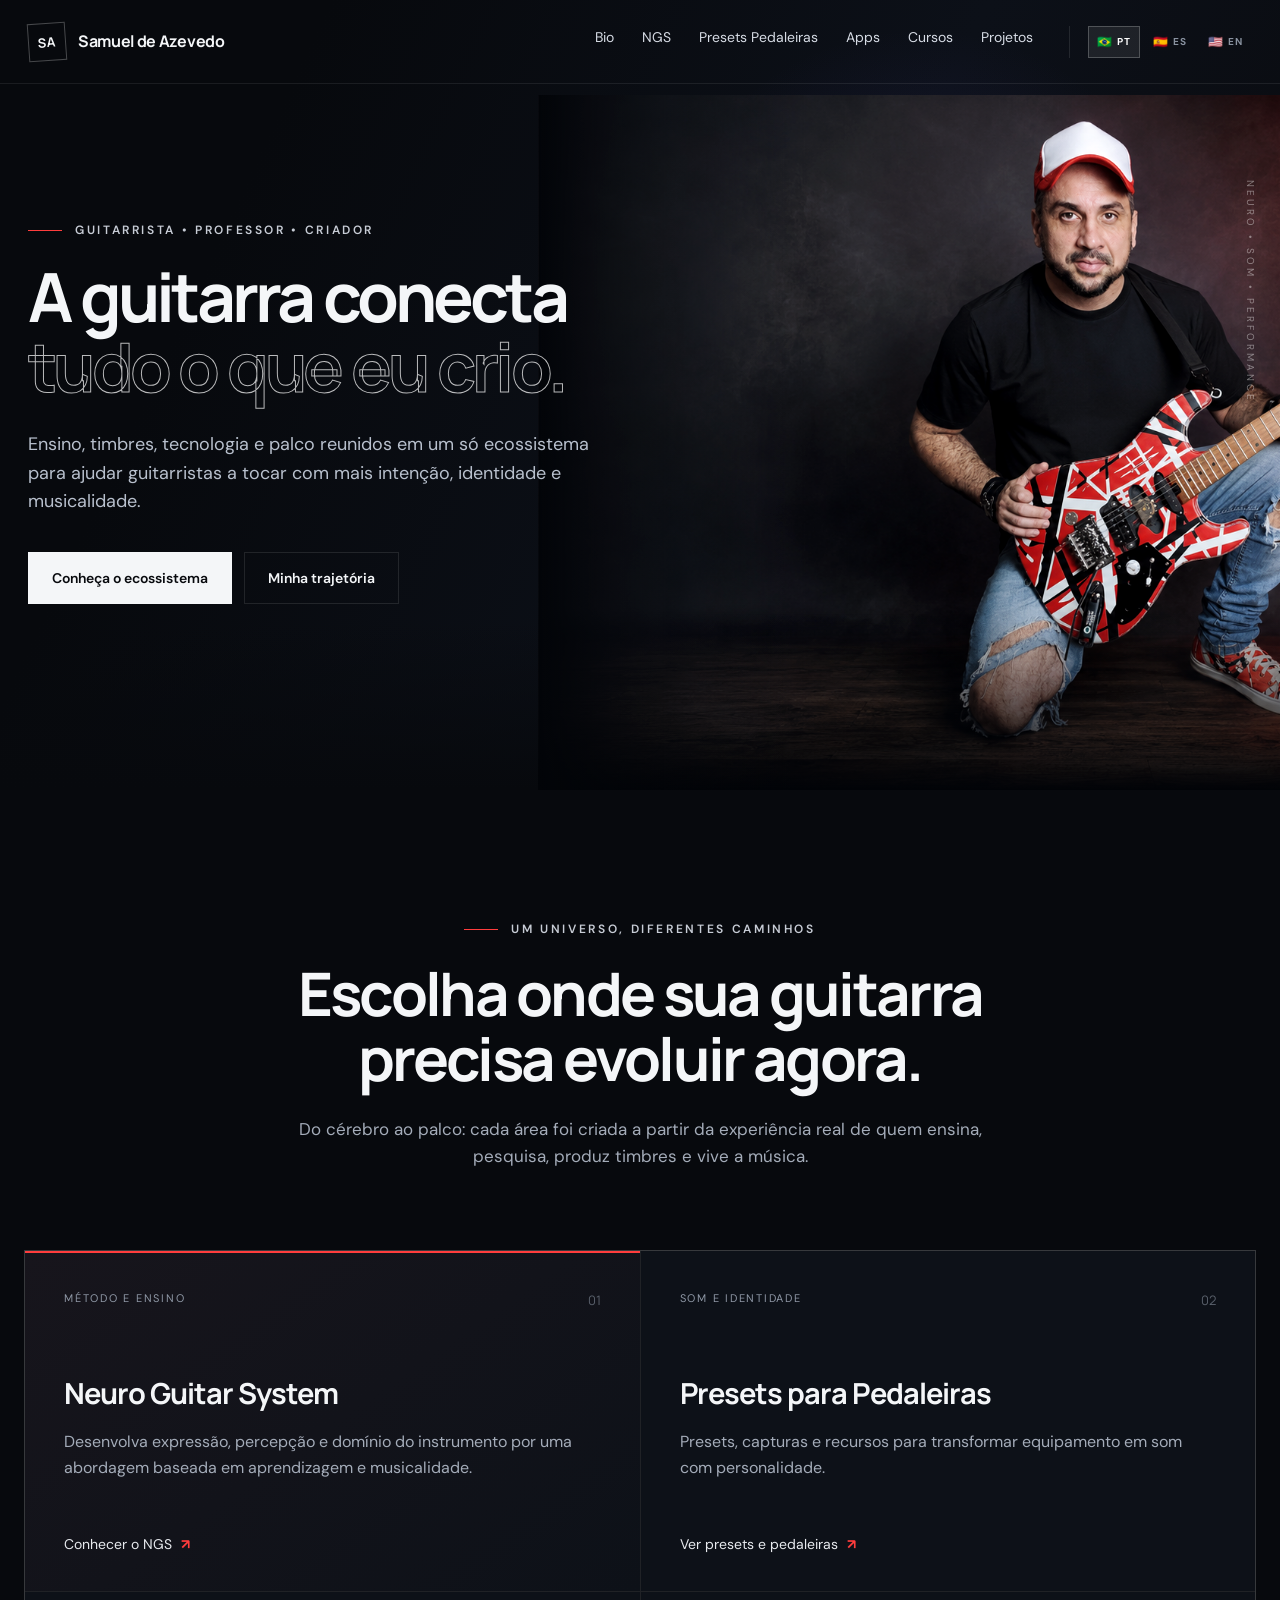
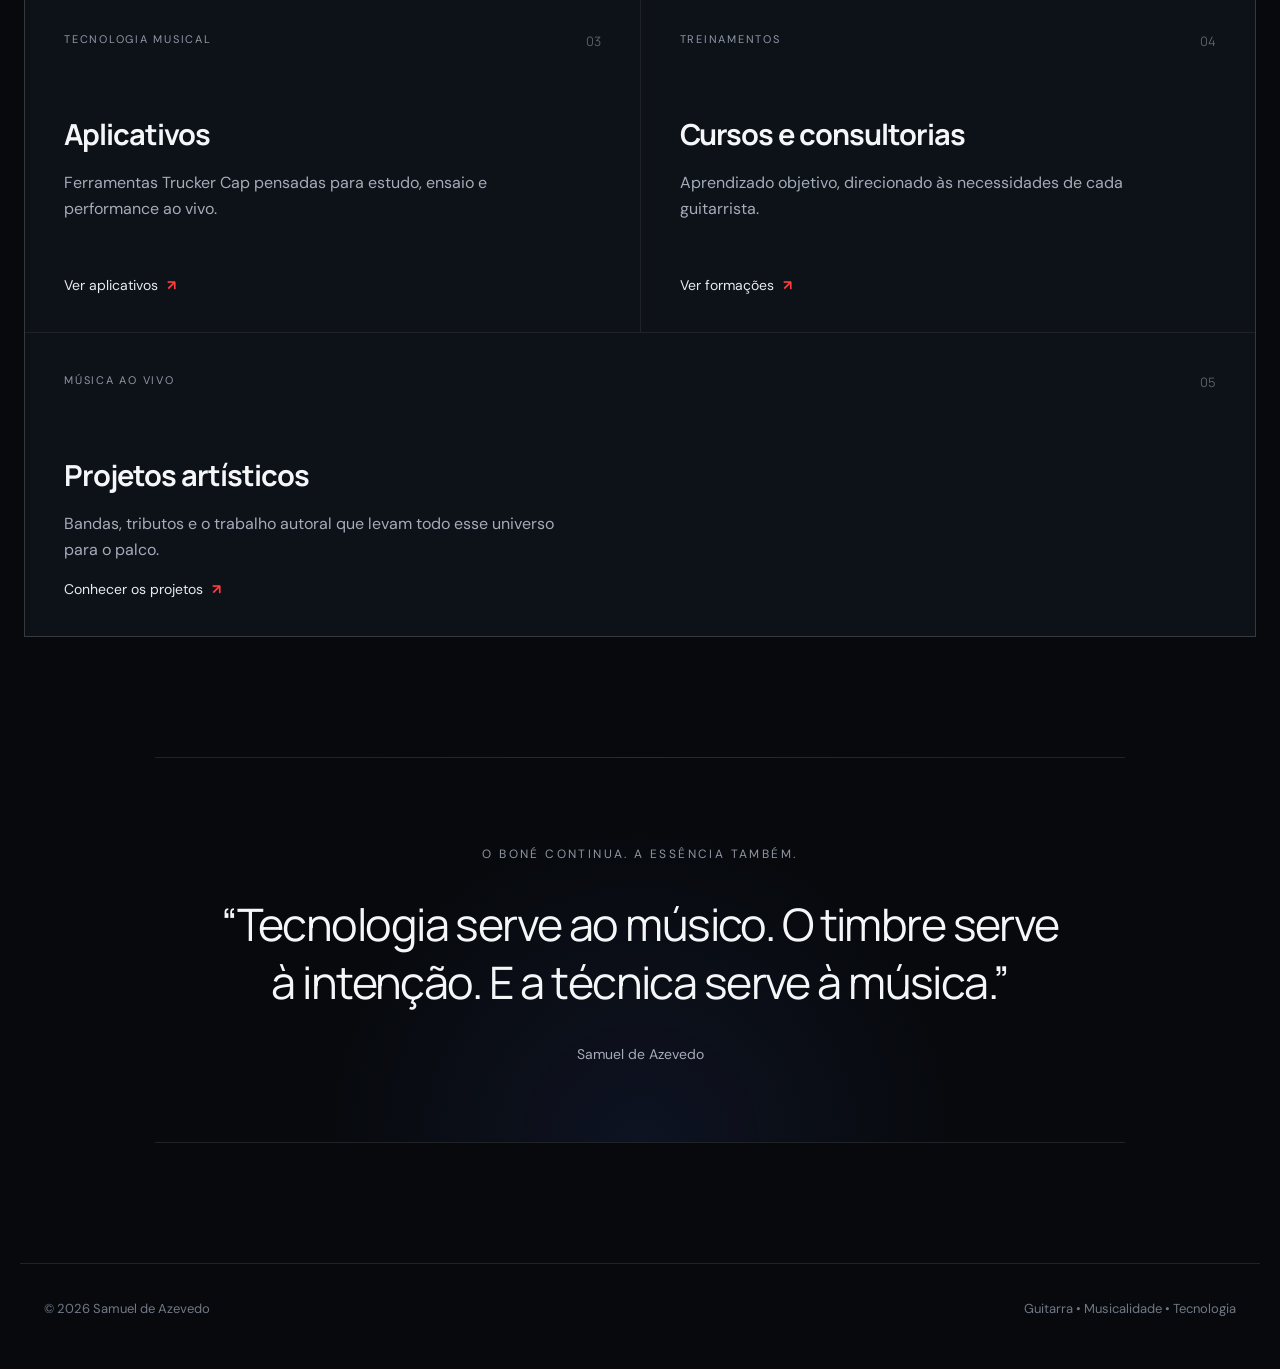
<file: index.html>
<!doctype html>
<html lang="pt-BR">
<head>
  <meta charset="utf-8">
  <meta name="viewport" content="width=device-width,initial-scale=1">
  <title>Samuel de Azevedo — Guitarra, musicalidade e tecnologia</title>
  <meta name="description" content="O ecossistema de Samuel de Azevedo: Neuro Guitar System, timbres, aplicativos, cursos e projetos musicais.">
  <link rel="stylesheet" href="/assets/site.css">
</head>
<body>
  <header class="topbar">
    <a class="brand" href="/" aria-label="Página inicial">
      <span class="brand-mark">SA</span><span>Samuel de Azevedo</span>
    </a>
    <button class="menu-button" type="button" aria-expanded="false" aria-controls="main-menu">Menu</button>
    <nav id="main-menu" class="main-menu" aria-label="Navegação principal">
      <a href="bio/index.html">Bio</a><a href="ngs/index.html">NGS</a><a href="presets-pedaleiras/index.html">Presets Pedaleiras</a><a href="apps/index.html">Apps</a><a href="cursos/index.html">Cursos</a><a href="projetos/index.html">Projetos</a>
    <div class="language-tabs" role="group" aria-label="Selecionar idioma"><button type="button" data-lang="pt-BR" title="Português Brasil">🇧🇷<span>PT</span></button><button type="button" data-lang="es" title="Español">🇪🇸<span>ES</span></button><button type="button" data-lang="en" title="English">🇺🇸<span>EN</span></button></div></nav>
  </header>

  <main>
    <section class="hero">
      <div class="hero-glow" aria-hidden="true"></div>
      <div class="hero-copy">
        <p class="eyebrow">Guitarrista • Professor • Criador</p>
        <h1>A guitarra conecta<br><em>tudo o que eu crio.</em></h1>
        <p class="hero-text">Ensino, timbres, tecnologia e palco reunidos em um só ecossistema para ajudar guitarristas a tocar com mais intenção, identidade e musicalidade.</p>
        <div class="hero-actions">
          <a class="button primary" href="#ecossistema">Conheça o ecossistema</a>
          <a class="button ghost" href="/bio">Minha trajetória</a>
        </div>
      </div>
      <div class="hero-portrait" role="img" aria-label="Samuel de Azevedo com guitarra"></div>
      <span class="vertical-note">NEURO • SOM • PERFORMANCE</span>
    </section>

    <section class="intro" id="ecossistema">
      <p class="section-kicker">Um universo, diferentes caminhos</p>
      <h2>Escolha onde sua guitarra<br>precisa evoluir agora.</h2>
      <p>Do cérebro ao palco: cada área foi criada a partir da experiência real de quem ensina, pesquisa, produz timbres e vive a música.</p>
    </section>

    <section class="path-grid" aria-label="Áreas do ecossistema">
      <a class="path-card featured" href="/ngs">
        <span class="card-number">01</span><span class="card-tag">Método e ensino</span>
        <h3>Neuro Guitar System</h3>
        <p>Desenvolva expressão, percepção e domínio do instrumento por uma abordagem baseada em aprendizagem e musicalidade.</p>
        <span class="card-link">Conhecer o NGS <b>↗</b></span>
      </a>
      <a class="path-card" href="presets-pedaleiras/index.html">
        <span class="card-number">02</span><span class="card-tag">Som e identidade</span>
        <h3>Presets para Pedaleiras</h3>
        <p>Presets, capturas e recursos para transformar equipamento em som com personalidade.</p>
        <span class="card-link">Ver presets e pedaleiras <b>↗</b></span>
      </a>
      <a class="path-card" href="/apps">
        <span class="card-number">03</span><span class="card-tag">Tecnologia musical</span>
        <h3>Aplicativos</h3>
        <p>Ferramentas Trucker Cap pensadas para estudo, ensaio e performance ao vivo.</p>
        <span class="card-link">Ver aplicativos <b>↗</b></span>
      </a>
      <a class="path-card" href="/cursos">
        <span class="card-number">04</span><span class="card-tag">Treinamentos</span>
        <h3>Cursos e consultorias</h3>
        <p>Aprendizado objetivo, direcionado às necessidades de cada guitarrista.</p>
        <span class="card-link">Ver formações <b>↗</b></span>
      </a>
      <a class="path-card wide" href="/projetos">
        <span class="card-number">05</span><span class="card-tag">Música ao vivo</span>
        <h3>Projetos artísticos</h3>
        <p>Bandas, tributos e o trabalho autoral que levam todo esse universo para o palco.</p>
        <span class="card-link">Conhecer os projetos <b>↗</b></span>
      </a>
    </section>

    <section class="manifesto">
      <p>O boné continua. A essência também.</p>
      <blockquote>“Tecnologia serve ao músico. O timbre serve à intenção. E a técnica serve à música.”</blockquote>
      <span>Samuel de Azevedo</span>
    </section>
  </main>

  <footer><span>© 2026 Samuel de Azevedo</span><span>Guitarra • Musicalidade • Tecnologia</span></footer>
  <script src="/assets/site.js"></script>
</body>
</html>
</file>
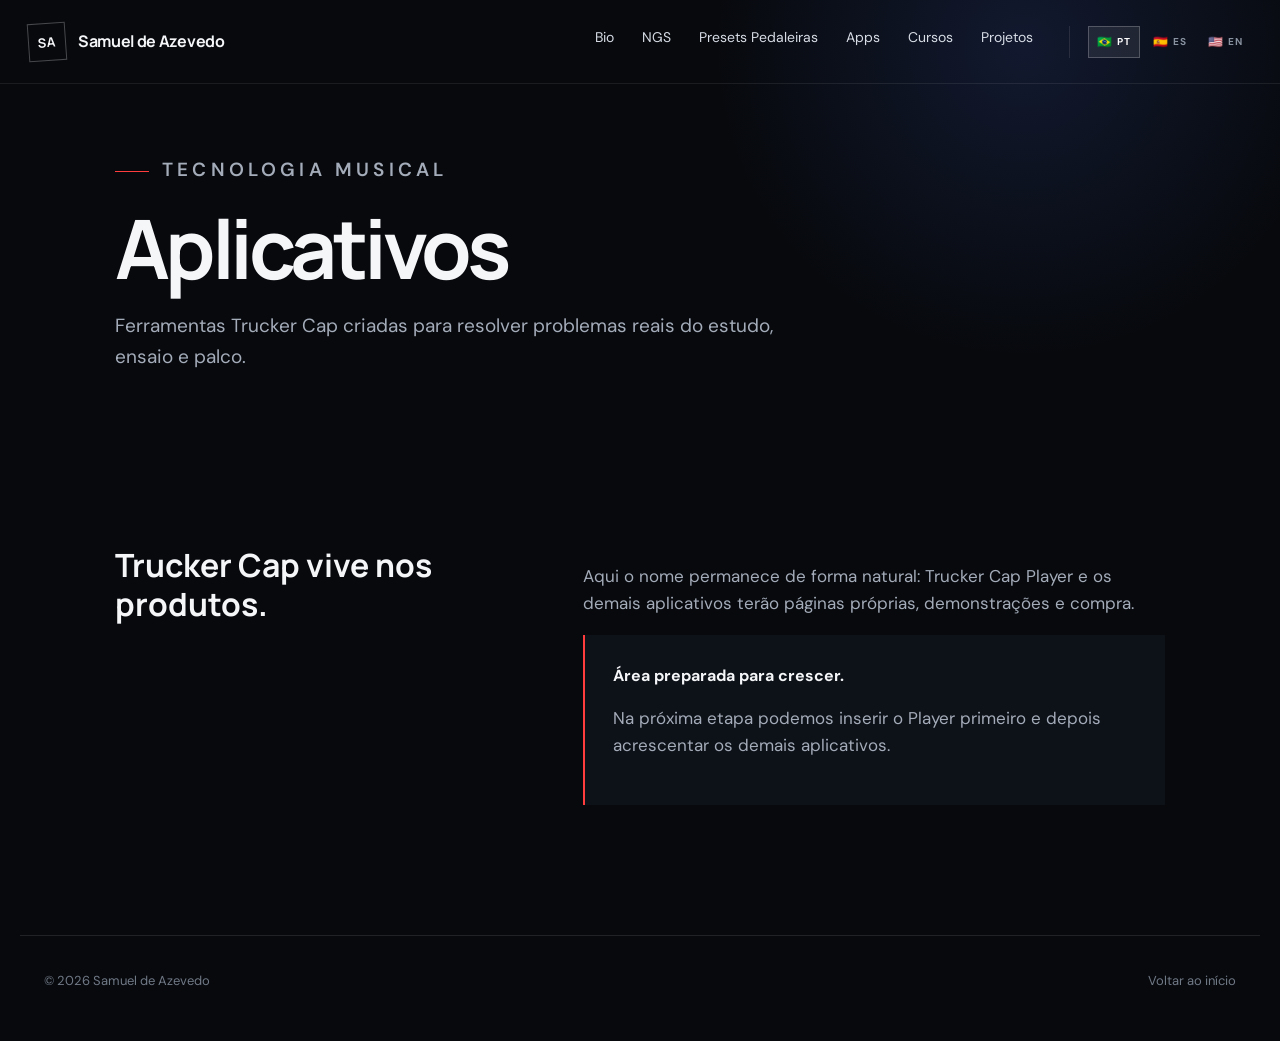
<file: apps/index.html>
<!doctype html><html lang="pt-BR"><head><meta charset="utf-8"><meta name="viewport" content="width=device-width,initial-scale=1"><title>Aplicativos — Samuel de Azevedo</title><link rel="stylesheet" href="/assets/site.css"></head><body><header class="topbar"><a class="brand" href="/"><span class="brand-mark">SA</span><span>Samuel de Azevedo</span></a><button class="menu-button" type="button" aria-expanded="false" aria-controls="main-menu">Menu</button><nav id="main-menu" class="main-menu"><a href="/bio">Bio</a><a href="/ngs">NGS</a><a href="/presets-pedaleiras">Presets Pedaleiras</a><a href="/apps">Apps</a><a href="/cursos">Cursos</a><a href="/projetos">Projetos</a><div class="language-tabs" role="group" aria-label="Selecionar idioma"><button type="button" data-lang="pt-BR" title="Português Brasil">🇧🇷<span>PT</span></button><button type="button" data-lang="es" title="Español">🇪🇸<span>ES</span></button><button type="button" data-lang="en" title="English">🇺🇸<span>EN</span></button></div></nav></header><main><section class="inner-hero"><p class="eyebrow">Tecnologia musical</p><h1>Aplicativos</h1><p>Ferramentas Trucker Cap criadas para resolver problemas reais do estudo, ensaio e palco.</p></section><section class="inner-content"><h2>Trucker Cap vive nos produtos.</h2><div><p>Aqui o nome permanece de forma natural: Trucker Cap Player e os demais aplicativos terão páginas próprias, demonstrações e compra.</p><div class="soon"><strong>Área preparada para crescer.</strong><p>Na próxima etapa podemos inserir o Player primeiro e depois acrescentar os demais aplicativos.</p></div></div></section></main><footer><span>© 2026 Samuel de Azevedo</span><a href="/">Voltar ao início</a></footer><script src="/assets/site.js"></script></body></html>
</file>
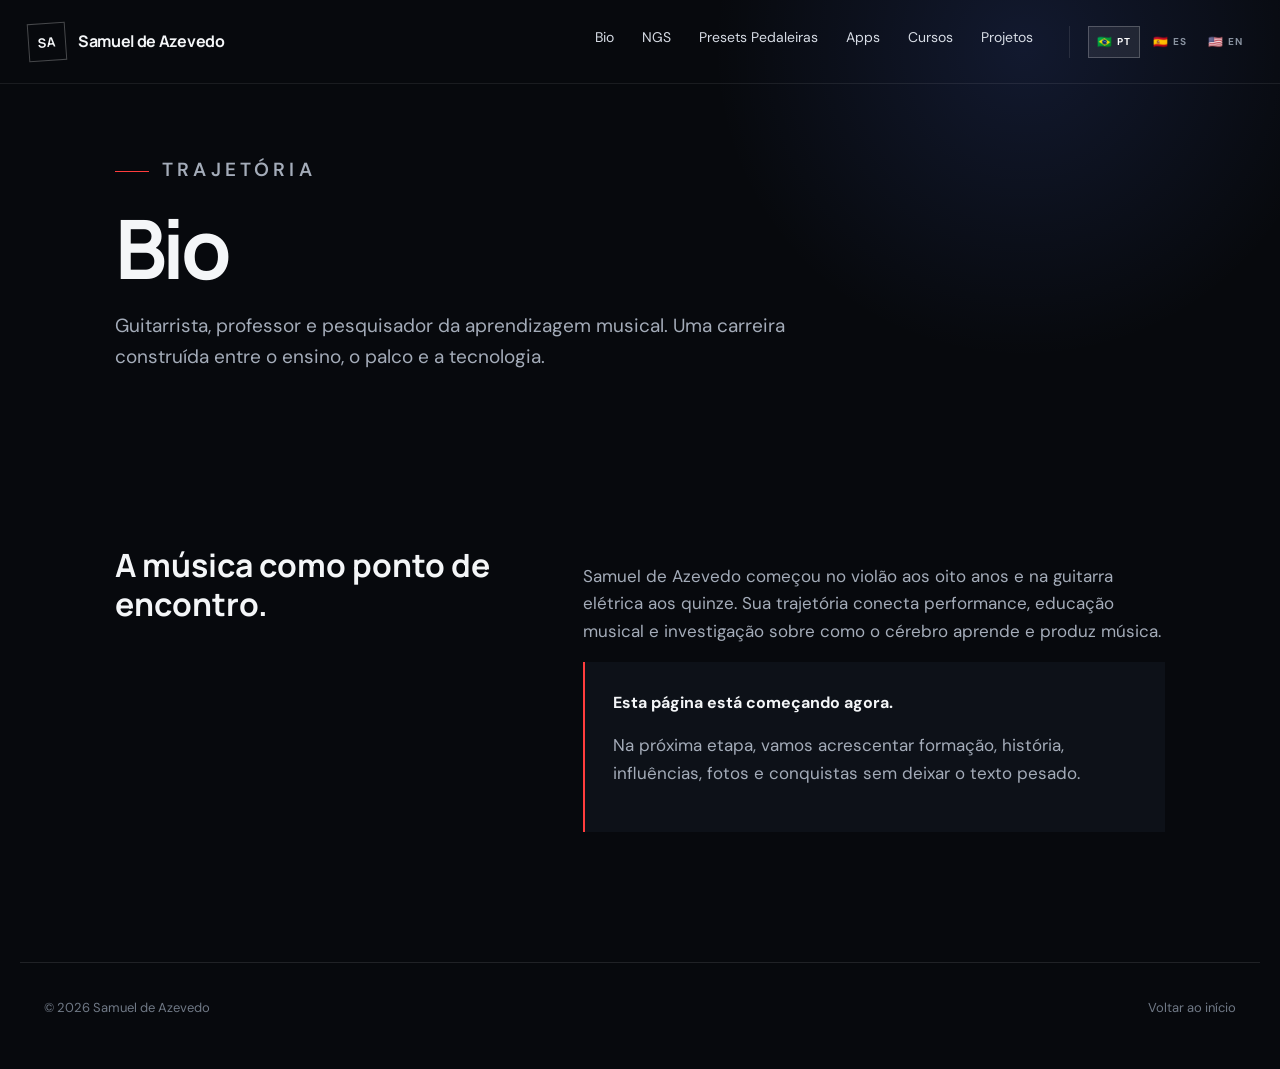
<file: bio/index.html>
<!doctype html><html lang="pt-BR"><head><meta charset="utf-8"><meta name="viewport" content="width=device-width,initial-scale=1"><title>Bio — Samuel de Azevedo</title><link rel="stylesheet" href="/assets/site.css"></head><body><header class="topbar"><a class="brand" href="/"><span class="brand-mark">SA</span><span>Samuel de Azevedo</span></a><button class="menu-button" type="button" aria-expanded="false" aria-controls="main-menu">Menu</button><nav id="main-menu" class="main-menu"><a href="/bio">Bio</a><a href="/ngs">NGS</a><a href="/presets-pedaleiras">Presets Pedaleiras</a><a href="/apps">Apps</a><a href="/cursos">Cursos</a><a href="/projetos">Projetos</a><div class="language-tabs" role="group" aria-label="Selecionar idioma"><button type="button" data-lang="pt-BR" title="Português Brasil">🇧🇷<span>PT</span></button><button type="button" data-lang="es" title="Español">🇪🇸<span>ES</span></button><button type="button" data-lang="en" title="English">🇺🇸<span>EN</span></button></div></nav></header><main><section class="inner-hero"><p class="eyebrow">Trajetória</p><h1>Bio</h1><p>Guitarrista, professor e pesquisador da aprendizagem musical. Uma carreira construída entre o ensino, o palco e a tecnologia.</p></section><section class="inner-content"><h2>A música como ponto de encontro.</h2><div><p>Samuel de Azevedo começou no violão aos oito anos e na guitarra elétrica aos quinze. Sua trajetória conecta performance, educação musical e investigação sobre como o cérebro aprende e produz música.</p><div class="soon"><strong>Esta página está começando agora.</strong><p>Na próxima etapa, vamos acrescentar formação, história, influências, fotos e conquistas sem deixar o texto pesado.</p></div></div></section></main><footer><span>© 2026 Samuel de Azevedo</span><a href="/">Voltar ao início</a></footer><script src="/assets/site.js"></script></body></html>
</file>
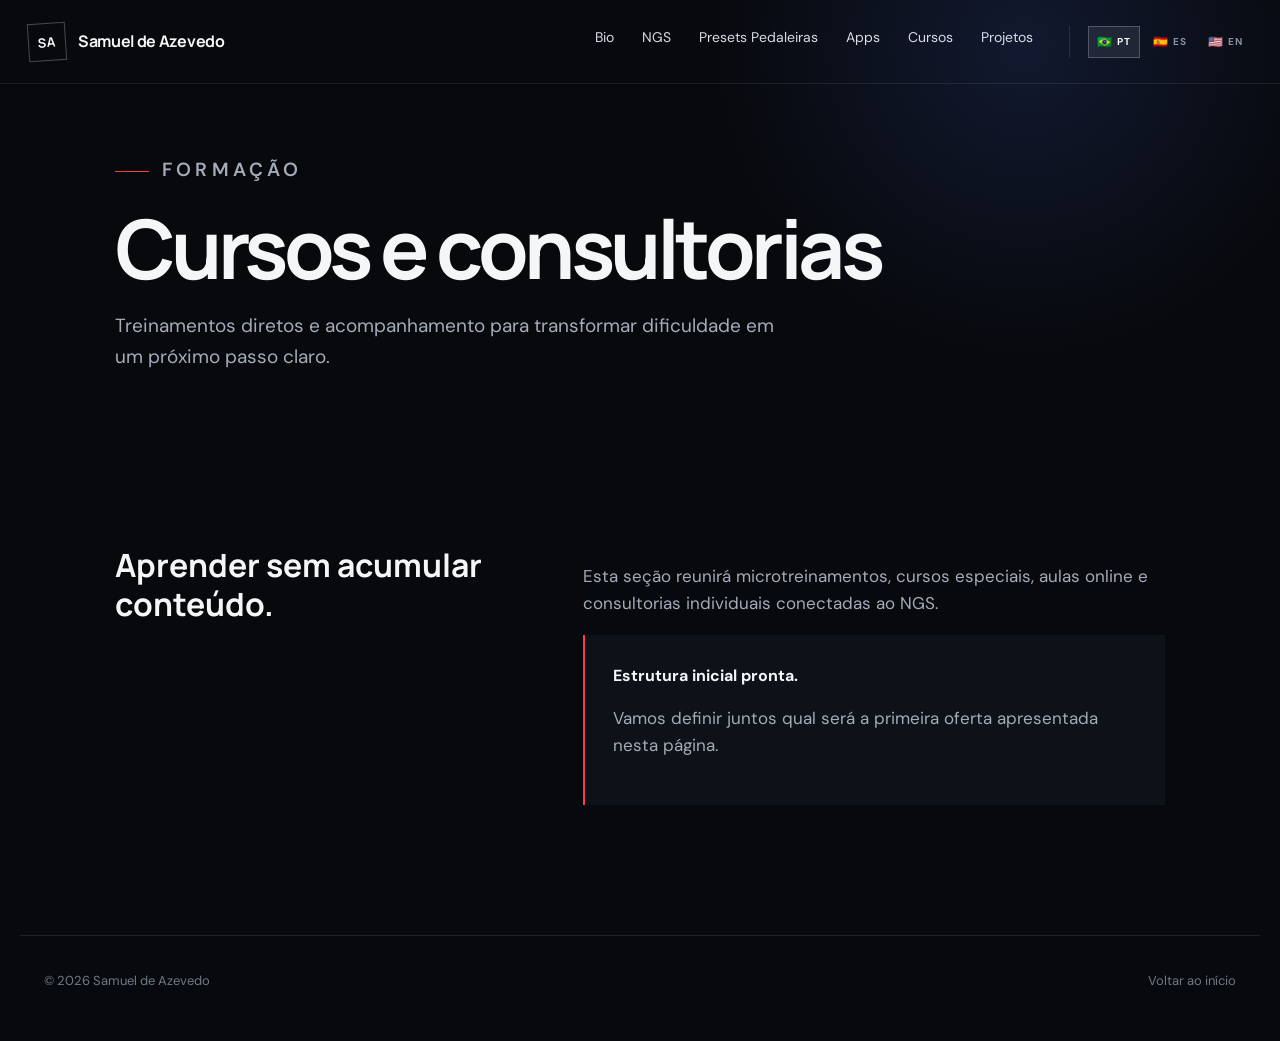
<file: cursos/index.html>
<!doctype html><html lang="pt-BR"><head><meta charset="utf-8"><meta name="viewport" content="width=device-width,initial-scale=1"><title>Cursos — Samuel de Azevedo</title><link rel="stylesheet" href="/assets/site.css"></head><body><header class="topbar"><a class="brand" href="/"><span class="brand-mark">SA</span><span>Samuel de Azevedo</span></a><button class="menu-button" type="button" aria-expanded="false" aria-controls="main-menu">Menu</button><nav id="main-menu" class="main-menu"><a href="/bio">Bio</a><a href="/ngs">NGS</a><a href="/presets-pedaleiras">Presets Pedaleiras</a><a href="/apps">Apps</a><a href="/cursos">Cursos</a><a href="/projetos">Projetos</a><div class="language-tabs" role="group" aria-label="Selecionar idioma"><button type="button" data-lang="pt-BR" title="Português Brasil">🇧🇷<span>PT</span></button><button type="button" data-lang="es" title="Español">🇪🇸<span>ES</span></button><button type="button" data-lang="en" title="English">🇺🇸<span>EN</span></button></div></nav></header><main><section class="inner-hero"><p class="eyebrow">Formação</p><h1>Cursos e consultorias</h1><p>Treinamentos diretos e acompanhamento para transformar dificuldade em um próximo passo claro.</p></section><section class="inner-content"><h2>Aprender sem acumular conteúdo.</h2><div><p>Esta seção reunirá microtreinamentos, cursos especiais, aulas online e consultorias individuais conectadas ao NGS.</p><div class="soon"><strong>Estrutura inicial pronta.</strong><p>Vamos definir juntos qual será a primeira oferta apresentada nesta página.</p></div></div></section></main><footer><span>© 2026 Samuel de Azevedo</span><a href="/">Voltar ao início</a></footer><script src="/assets/site.js"></script></body></html>
</file>
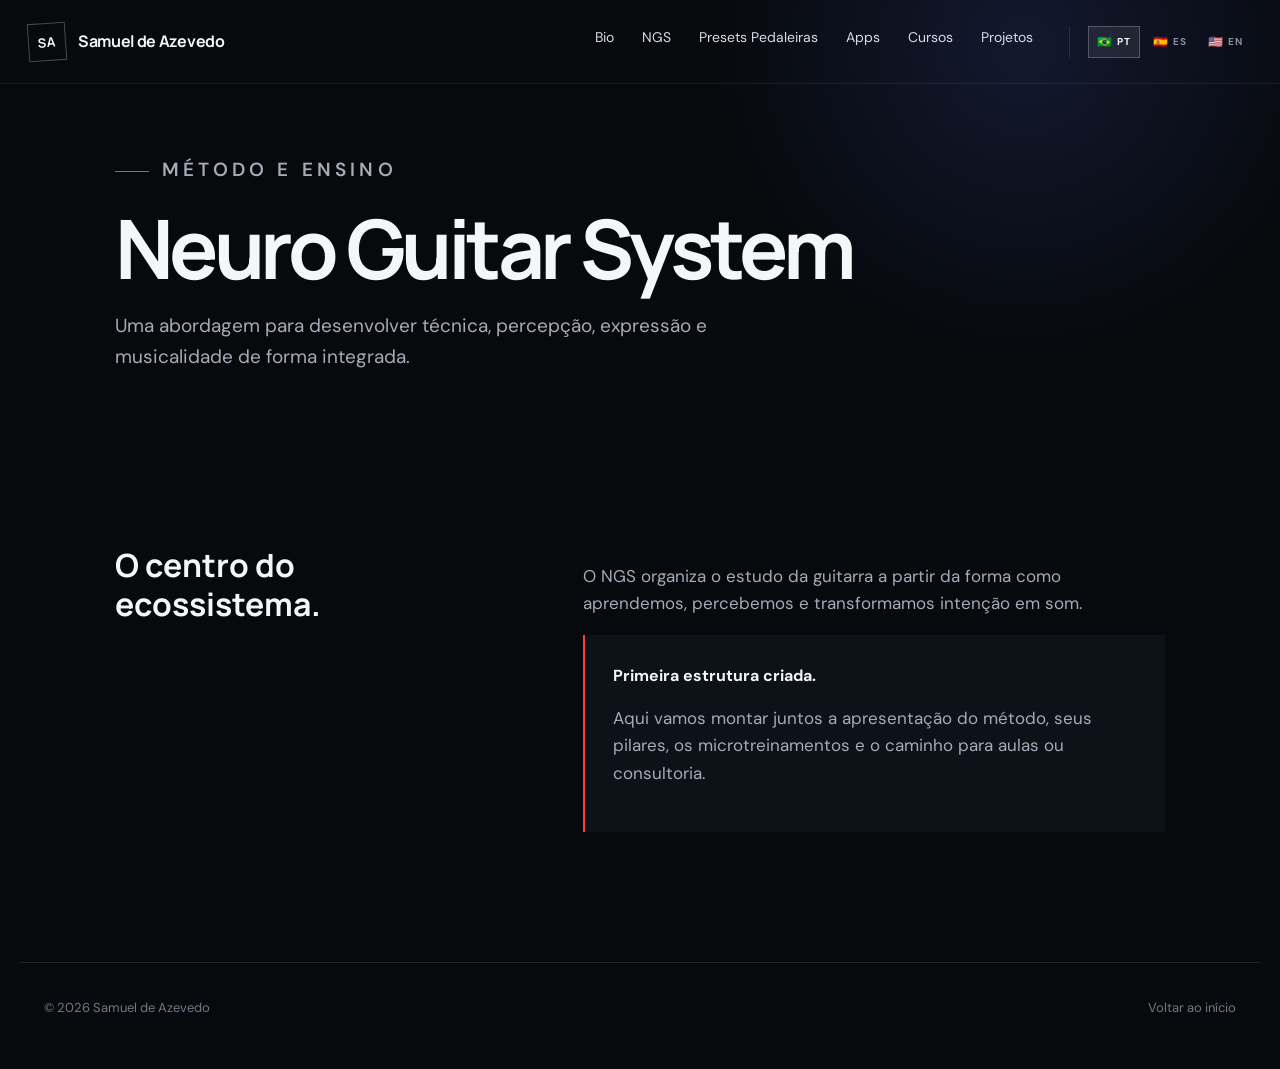
<file: ngs/index.html>
<!doctype html><html lang="pt-BR"><head><meta charset="utf-8"><meta name="viewport" content="width=device-width,initial-scale=1"><title>Neuro Guitar System — Samuel de Azevedo</title><link rel="stylesheet" href="/assets/site.css"></head><body><header class="topbar"><a class="brand" href="/"><span class="brand-mark">SA</span><span>Samuel de Azevedo</span></a><button class="menu-button" type="button" aria-expanded="false" aria-controls="main-menu">Menu</button><nav id="main-menu" class="main-menu"><a href="/bio">Bio</a><a href="/ngs">NGS</a><a href="/presets-pedaleiras">Presets Pedaleiras</a><a href="/apps">Apps</a><a href="/cursos">Cursos</a><a href="/projetos">Projetos</a><div class="language-tabs" role="group" aria-label="Selecionar idioma"><button type="button" data-lang="pt-BR" title="Português Brasil">🇧🇷<span>PT</span></button><button type="button" data-lang="es" title="Español">🇪🇸<span>ES</span></button><button type="button" data-lang="en" title="English">🇺🇸<span>EN</span></button></div></nav></header><main><section class="inner-hero"><p class="eyebrow">Método e ensino</p><h1>Neuro Guitar System</h1><p>Uma abordagem para desenvolver técnica, percepção, expressão e musicalidade de forma integrada.</p></section><section class="inner-content"><h2>O centro do ecossistema.</h2><div><p>O NGS organiza o estudo da guitarra a partir da forma como aprendemos, percebemos e transformamos intenção em som.</p><div class="soon"><strong>Primeira estrutura criada.</strong><p>Aqui vamos montar juntos a apresentação do método, seus pilares, os microtreinamentos e o caminho para aulas ou consultoria.</p></div></div></section></main><footer><span>© 2026 Samuel de Azevedo</span><a href="/">Voltar ao início</a></footer><script src="/assets/site.js"></script></body></html>
</file>
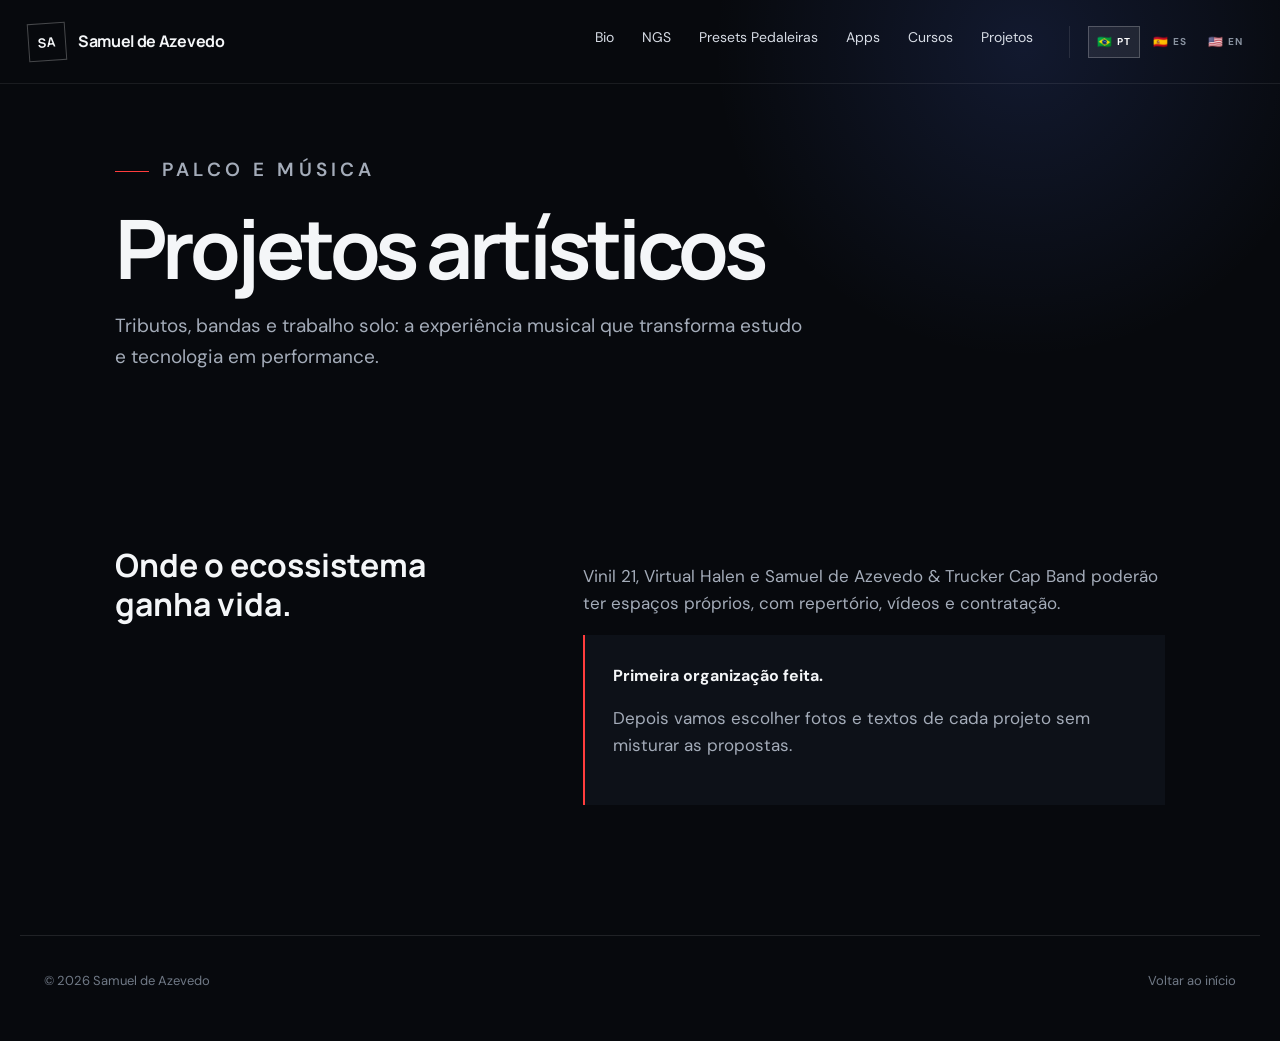
<file: projetos/index.html>
<!doctype html><html lang="pt-BR"><head><meta charset="utf-8"><meta name="viewport" content="width=device-width,initial-scale=1"><title>Projetos artísticos — Samuel de Azevedo</title><link rel="stylesheet" href="/assets/site.css"></head><body><header class="topbar"><a class="brand" href="/"><span class="brand-mark">SA</span><span>Samuel de Azevedo</span></a><button class="menu-button" type="button" aria-expanded="false" aria-controls="main-menu">Menu</button><nav id="main-menu" class="main-menu"><a href="/bio">Bio</a><a href="/ngs">NGS</a><a href="/presets-pedaleiras">Presets Pedaleiras</a><a href="/apps">Apps</a><a href="/cursos">Cursos</a><a href="/projetos">Projetos</a><div class="language-tabs" role="group" aria-label="Selecionar idioma"><button type="button" data-lang="pt-BR" title="Português Brasil">🇧🇷<span>PT</span></button><button type="button" data-lang="es" title="Español">🇪🇸<span>ES</span></button><button type="button" data-lang="en" title="English">🇺🇸<span>EN</span></button></div></nav></header><main><section class="inner-hero"><p class="eyebrow">Palco e música</p><h1>Projetos artísticos</h1><p>Tributos, bandas e trabalho solo: a experiência musical que transforma estudo e tecnologia em performance.</p></section><section class="inner-content"><h2>Onde o ecossistema ganha vida.</h2><div><p>Vinil 21, Virtual Halen e Samuel de Azevedo &amp; Trucker Cap Band poderão ter espaços próprios, com repertório, vídeos e contratação.</p><div class="soon"><strong>Primeira organização feita.</strong><p>Depois vamos escolher fotos e textos de cada projeto sem misturar as propostas.</p></div></div></section></main><footer><span>© 2026 Samuel de Azevedo</span><a href="/">Voltar ao início</a></footer><script src="/assets/site.js"></script></body></html>
</file>
<file: assets/site.css>
@import url('https://fonts.googleapis.com/css2?family=DM+Sans:wght@400;500;600&family=Manrope:wght@400;500;600;700;800&display=swap');
:root{--bg:#07090d;--surface:#0d1118;--surface2:#111722;--text:#f4f6f8;--muted:#a4acb9;--line:rgba(255,255,255,.1);--red:#ff3d3d;--blue:#557cff;--max:1240px}
*{box-sizing:border-box}html{scroll-behavior:smooth}body{margin:0;background:var(--bg);color:var(--text);font-family:'DM Sans',sans-serif;line-height:1.6}a{color:inherit;text-decoration:none}.topbar{height:84px;display:flex;align-items:center;justify-content:space-between;padding:0 max(28px,calc((100vw - var(--max))/2));position:absolute;inset:0 0 auto;z-index:10;border-bottom:1px solid rgba(255,255,255,.08)}.brand{display:flex;align-items:center;gap:12px;font-family:Manrope,sans-serif;font-weight:700;letter-spacing:-.02em}.brand-mark{display:grid;place-items:center;width:38px;height:38px;border:1px solid rgba(255,255,255,.26);font-size:13px;letter-spacing:.06em;transform:rotate(-4deg)}.main-menu{display:flex;gap:28px;font-size:14px;color:#d7dce5}.main-menu a{transition:.2s}.main-menu a:hover{color:#fff}.menu-button{display:none;background:none;color:#fff;border:1px solid var(--line);padding:9px 12px}.hero{min-height:790px;position:relative;overflow:hidden;display:grid;grid-template-columns:minmax(0,1fr) minmax(420px,.95fr);align-items:center;padding:130px max(28px,calc((100vw - var(--max))/2)) 70px;background:radial-gradient(circle at 72% 38%,rgba(79,68,177,.2),transparent 26%),linear-gradient(115deg,#07090d 20%,#0c1018 60%,#090a0e)}.hero:after{content:"";position:absolute;inset:auto 0 0;height:170px;background:linear-gradient(transparent,var(--bg));pointer-events:none}.hero-glow{position:absolute;width:520px;height:520px;right:7%;top:18%;background:radial-gradient(circle,rgba(255,51,51,.2),rgba(87,72,202,.08) 35%,transparent 68%);filter:blur(28px)}.hero-copy{position:relative;z-index:2;max-width:680px;padding-bottom:25px}.eyebrow,.section-kicker{margin:0 0 22px;color:#c7ccd5;text-transform:uppercase;letter-spacing:.22em;font-size:12px;font-weight:600}.eyebrow:before,.section-kicker:before{content:"";display:inline-block;width:34px;height:1px;background:var(--red);vertical-align:middle;margin-right:13px}.hero h1{font-family:Manrope,sans-serif;font-size:clamp(48px,5.3vw,78px);line-height:1.03;letter-spacing:-.055em;margin:0;max-width:760px}.hero h1 em{font-style:normal;color:transparent;-webkit-text-stroke:1px rgba(255,255,255,.72)}.hero-text{max-width:590px;color:#b8c0cd;font-size:18px;margin:28px 0 36px}.hero-actions{display:flex;gap:12px;flex-wrap:wrap}.button{display:inline-flex;align-items:center;justify-content:center;min-height:52px;padding:0 23px;font-size:14px;font-weight:600;border:1px solid var(--line);transition:.22s}.button.primary{background:var(--text);color:#080a0e}.button.primary:hover{background:var(--red);color:#fff;border-color:var(--red)}.button.ghost:hover{background:rgba(255,255,255,.07)}.hero-portrait{position:absolute;z-index:1;right:0;bottom:0;width:58%;height:88%;background-image:linear-gradient(90deg,#080a0e 0%,transparent 34%),linear-gradient(0deg,#07090d 0%,transparent 26%),url('/assets/samuel-hero.png');background-size:cover;background-position:center top;filter:saturate(.88) contrast(1.05)}.vertical-note{position:absolute;right:22px;top:180px;writing-mode:vertical-rl;font-size:10px;letter-spacing:.3em;color:rgba(255,255,255,.42);z-index:3}.intro{max-width:850px;margin:0 auto;padding:130px 28px 80px;text-align:center}.intro h2{font-family:Manrope,sans-serif;font-size:clamp(36px,5vw,60px);letter-spacing:-.045em;line-height:1.08;margin:0 0 25px}.intro>p:last-child{color:var(--muted);max-width:690px;margin:auto;font-size:17px}.path-grid{width:min(var(--max),calc(100% - 48px));margin:0 auto 120px;display:grid;grid-template-columns:repeat(2,1fr);gap:1px;background:var(--line);border:1px solid var(--line)}.path-card{position:relative;min-height:340px;padding:39px;background:var(--surface);transition:.3s;overflow:hidden}.path-card:after{content:"";position:absolute;width:220px;height:220px;border-radius:50%;right:-120px;bottom:-140px;background:var(--blue);filter:blur(80px);opacity:0;transition:.3s}.path-card:hover{background:var(--surface2);transform:translateY(-3px);z-index:2}.path-card:hover:after{opacity:.16}.path-card.featured{background:linear-gradient(145deg,#17151c,#0d1118)}.path-card.featured:before{content:"";position:absolute;inset:0;border-top:2px solid var(--red)}.path-card.wide{grid-column:1/-1;min-height:290px}.card-number{float:right;color:#59606b;font-family:Manrope;font-size:13px}.card-tag{display:block;color:#8f98a6;text-transform:uppercase;letter-spacing:.16em;font-size:11px;margin-bottom:62px}.path-card h3{font-family:Manrope;font-size:29px;letter-spacing:-.035em;margin:0 0 13px}.path-card p{color:var(--muted);max-width:520px;margin:0 0 35px}.card-link{position:absolute;bottom:36px;color:#e8ebef;font-size:14px}.card-link b{color:var(--red);margin-left:5px}.manifesto{margin:0 auto 120px;width:min(970px,calc(100% - 48px));text-align:center;padding:75px 48px;border-top:1px solid var(--line);border-bottom:1px solid var(--line);background:radial-gradient(circle at 50% 100%,rgba(85,124,255,.09),transparent 52%)}.manifesto>p{font-size:12px;text-transform:uppercase;letter-spacing:.2em;color:#8e97a5}.manifesto blockquote{font-family:Manrope;font-size:clamp(28px,3.5vw,46px);letter-spacing:-.035em;line-height:1.3;margin:30px auto;max-width:860px}.manifesto span{color:var(--muted);font-size:14px}footer{max-width:var(--max);margin:auto;border-top:1px solid var(--line);padding:35px 24px 50px;display:flex;justify-content:space-between;color:#707986;font-size:13px}
.inner-hero{padding:155px max(28px,calc((100vw - 1050px)/2)) 80px;min-height:430px;background:radial-gradient(circle at 80% 10%,rgba(85,124,255,.14),transparent 28%)}.inner-hero h1{font-family:Manrope;font-size:clamp(48px,7vw,82px);line-height:1;letter-spacing:-.055em;margin:12px 0 22px}.inner-hero p{max-width:690px;color:var(--muted);font-size:19px}.inner-content{width:min(1050px,calc(100% - 48px));margin:0 auto;padding:75px 0 130px;display:grid;grid-template-columns:.8fr 1.2fr;gap:80px}.inner-content h2{font-family:Manrope;font-size:32px;line-height:1.2;margin-top:0}.inner-content p{color:var(--muted);font-size:17px}.soon{padding:28px;border-left:2px solid var(--red);background:var(--surface)}
@media(max-width:800px){.topbar{height:70px;padding:0 20px;position:absolute}.brand{font-size:14px}.menu-button{display:block}.main-menu{display:none;position:absolute;top:70px;left:0;right:0;background:#0a0d12;padding:22px;flex-direction:column;gap:14px;border-bottom:1px solid var(--line)}.main-menu.open{display:flex}.hero{min-height:850px;display:block;padding:125px 22px 40px}.hero-copy{max-width:100%}.hero h1{font-size:46px}.hero-text{font-size:16px}.hero-portrait{width:100%;height:54%;opacity:.72;background-position:58% top}.vertical-note{display:none}.intro{padding-top:90px}.path-grid{grid-template-columns:1fr;width:calc(100% - 28px);margin-bottom:90px}.path-card.wide{grid-column:auto}.path-card{min-height:315px;padding:30px}.manifesto{padding:55px 24px;margin-bottom:80px}footer{flex-direction:column;gap:8px}.inner-hero{padding:125px 22px 60px}.inner-content{grid-template-columns:1fr;gap:25px;width:calc(100% - 40px);padding-top:55px}}
@media(prefers-reduced-motion:reduce){html{scroll-behavior:auto}*{transition:none!important}}
.language-tabs{display:flex;align-items:center;gap:4px;margin-left:8px;padding-left:18px;border-left:1px solid var(--line)}.language-tabs button{display:flex;align-items:center;gap:5px;min-height:32px;padding:4px 8px;border:1px solid transparent;background:transparent;color:#8992a0;font-family:inherit;font-size:12px;cursor:pointer;transition:.2s}.language-tabs button:hover{color:#fff;background:rgba(255,255,255,.06)}.language-tabs button.active{color:#fff;border-color:rgba(255,255,255,.22);background:rgba(255,255,255,.08)}.language-tabs button span{font-size:10px;font-weight:700;letter-spacing:.08em}
@media(max-width:800px){.language-tabs{order:2;margin:10px 0 0;padding:14px 0 0;border-left:0;border-top:1px solid var(--line)}.language-tabs button{font-size:15px}.language-tabs button span{font-size:11px}}
.presets-hero{display:grid;grid-template-columns:minmax(0,1.15fr) minmax(280px,.85fr);align-items:center;gap:64px;padding-bottom:70px}.tone-lab-logo{display:block;width:min(100%,410px);justify-self:end;aspect-ratio:1;object-fit:contain;filter:drop-shadow(0 22px 44px rgba(0,0,0,.5))}.pedalboards-section{width:min(1120px,calc(100% - 48px));margin:0 auto;padding:85px 0 130px}.pedalboards-heading{max-width:720px;margin-bottom:45px}.pedalboards-heading h2{font-family:Manrope,sans-serif;font-size:clamp(34px,4.3vw,52px);line-height:1.08;letter-spacing:-.045em;margin:0 0 18px}.pedalboards-heading>p:last-child{color:var(--muted);font-size:17px}.pedalboards-grid{display:grid;grid-template-columns:repeat(3,minmax(0,1fr));gap:1px;background:var(--line);border:1px solid var(--line)}.pedalboard-card{position:relative;min-height:270px;padding:32px;background:linear-gradient(145deg,#11151d,#0b0e13);overflow:hidden}.pedalboard-card:before{content:"";position:absolute;inset:0 auto 0 0;width:2px;background:linear-gradient(var(--red),#d99c4b);opacity:.8}.pedalboard-card:after{content:"";position:absolute;width:150px;height:150px;right:-85px;top:-85px;border:1px solid rgba(217,156,75,.18);border-radius:50%}.pedalboard-brand{color:#d5a45d;font-size:11px;font-weight:700;letter-spacing:.2em}.pedalboard-card h3{font-family:Manrope,sans-serif;font-size:29px;line-height:1.15;letter-spacing:-.035em;margin:30px 0 12px}.pedalboard-card p{color:var(--muted);font-size:15px;margin:0 0 40px}.pedalboard-status{position:absolute;left:32px;bottom:27px;color:#eef0f4;font-size:13px;font-weight:600}.pedalboard-status:after{content:" +";color:var(--red);margin-left:4px}
@media(max-width:800px){.presets-hero{grid-template-columns:1fr;gap:35px}.tone-lab-logo{width:min(82vw,360px);justify-self:center}.pedalboards-section{width:calc(100% - 28px);padding:65px 0 90px}.pedalboards-grid{grid-template-columns:1fr}.pedalboard-card{min-height:240px;padding:28px}.pedalboard-status{left:28px}}
@media(min-width:801px) and (max-width:1050px){.pedalboards-grid{grid-template-columns:repeat(2,minmax(0,1fr))}.presets-hero{gap:35px}}

/* Cards comerciais: espaços prontos para imagens e checkouts individuais. */
.presets-hero{grid-template-columns:minmax(0,1fr) 260px;gap:48px}
.tone-lab-logo{width:240px}
.pedalboard-card{min-height:0;padding:0;display:flex;flex-direction:column}
.pedalboard-card:before{z-index:2}
.pedalboard-image{position:relative;display:grid;place-items:center;aspect-ratio:16/10;background:radial-gradient(circle at 50% 115%,rgba(217,156,75,.17),transparent 48%),linear-gradient(145deg,#151a23,#090b0f);border-bottom:1px solid var(--line);overflow:hidden}
.pedalboard-image:before{content:"";width:42%;aspect-ratio:1.7;border:1px dashed rgba(255,255,255,.24);border-radius:8px;transform:perspective(180px) rotateX(55deg);box-shadow:0 18px 30px rgba(0,0,0,.35)}
.pedalboard-image span{position:absolute;inset:auto 18px 16px;color:#737d8b;font-size:12px;letter-spacing:.08em;text-align:center;text-transform:uppercase}
.pedalboard-body{display:flex;flex:1;flex-direction:column;padding:28px}
.pedalboard-card h3{margin:13px 0 10px}
.pedalboard-card p{min-height:52px;margin:0 0 26px}
.pedalboard-buy{display:grid;gap:12px;margin-top:auto}
.pedalboard-price{font-family:Manrope,sans-serif;color:#f3f4f6;font-size:15px;font-weight:700}
.checkout-button{display:flex;align-items:center;justify-content:center;min-height:48px;padding:0 18px;border:1px solid rgba(217,156,75,.42);background:rgba(217,156,75,.08);color:#d7b47b;font-size:14px;font-weight:700;text-align:center;cursor:not-allowed}
.checkout-button[aria-disabled="false"]{background:#d69b49;border-color:#d69b49;color:#080a0e;cursor:pointer}
.pedalboard-card{color:inherit;cursor:pointer;transition:transform .22s,background .22s,box-shadow .22s}
.pedalboard-card:hover,.pedalboard-card:focus-visible{transform:translateY(-5px);background:linear-gradient(145deg,#171d27,#0d1016);box-shadow:0 18px 42px rgba(0,0,0,.3);z-index:3;outline:none}
.pedalboard-card:hover .checkout-button,.pedalboard-card:focus-visible .checkout-button{background:#d69b49;border-color:#d69b49;color:#080a0e}
.checkout-button{cursor:pointer}
@media(max-width:800px){.presets-hero{grid-template-columns:1fr;gap:24px}.tone-lab-logo{width:185px}.pedalboard-body{padding:24px}.pedalboard-card p{min-height:0}}
@media(min-width:801px) and (max-width:1050px){.presets-hero{grid-template-columns:minmax(0,1fr) 210px}.tone-lab-logo{width:200px}}
.image-card{display:block;aspect-ratio:1;min-height:0;padding:0;background:#080808;border:1px solid rgba(255,255,255,.11);overflow:hidden}
.image-card:before,.image-card:after{display:none}
.image-card img{display:block;width:100%;height:100%;object-fit:cover;transition:transform .35s ease,filter .35s ease}
.image-card:hover img,.image-card:focus-visible img{transform:scale(1.025);filter:brightness(1.08)}
.presets-hero{min-height:330px;padding-top:125px;padding-bottom:38px}
.pedalboards-section{padding-top:48px}

/* Grade final: artes menores e CTA separado da imagem. */
.pedalboards-section{width:min(940px,calc(100% - 48px))}
.pedalboards-grid{grid-template-columns:repeat(3,minmax(0,1fr));gap:24px;background:transparent;border:0}
.pedalboard-item{display:flex;flex-direction:column;color:inherit;text-decoration:none;min-width:0;transition:transform .22s ease}
.pedalboard-visual{display:block;aspect-ratio:1;border:1px solid rgba(255,255,255,.12);background:#080808;overflow:hidden;box-shadow:0 14px 35px rgba(0,0,0,.28)}
.pedalboard-visual img{display:block;width:100%;height:100%;object-fit:cover;transition:transform .32s ease,filter .32s ease}
.pedalboard-cta{display:flex;align-items:center;justify-content:space-between;min-height:48px;margin:10px 8px 0;padding:0 17px;border:1px solid rgba(217,156,75,.5);background:#11151c;color:#f4f6f8;font-family:Manrope,sans-serif;font-size:13px;font-weight:800;letter-spacing:.12em}
.pedalboard-cta b{color:#dca353;font-size:20px;transition:transform .22s ease}
.pedalboard-item:hover,.pedalboard-item:focus-visible{transform:translateY(-5px);outline:none}
.pedalboard-item:hover .pedalboard-visual img,.pedalboard-item:focus-visible .pedalboard-visual img{transform:scale(1.025);filter:brightness(1.08)}
.pedalboard-item:hover .pedalboard-cta,.pedalboard-item:focus-visible .pedalboard-cta{background:#d69b49;border-color:#d69b49;color:#080a0e}
.pedalboard-item:hover .pedalboard-cta b,.pedalboard-item:focus-visible .pedalboard-cta b{color:#080a0e;transform:translateX(4px)}
@media(min-width:600px) and (max-width:1050px){.pedalboards-section{width:min(740px,calc(100% - 40px))}.pedalboards-grid{grid-template-columns:repeat(2,minmax(0,340px));justify-content:center;gap:22px}}
@media(max-width:599px){.pedalboards-section{width:calc(100% - 32px);padding-top:36px}.pedalboards-heading{margin-bottom:30px}.pedalboards-grid{grid-template-columns:minmax(0,330px);justify-content:center;gap:28px}.pedalboard-cta{min-height:50px;font-size:12px}}

/* Dimensões compactas definitivas. */
.pedalboards-section{width:min(780px,calc(100% - 40px))}
.pedalboards-grid{grid-template-columns:repeat(3,230px);justify-content:center;gap:24px}
.pedalboard-cta{min-height:42px;margin:8px 5px 0;padding:0 14px;font-size:11px}
@media(min-width:801px){.pedalboards-grid{grid-template-columns:repeat(3,230px)}}
@media(min-width:521px) and (max-width:800px){.pedalboards-section{width:calc(100% - 32px)}.pedalboards-grid{grid-template-columns:repeat(2,minmax(0,230px));gap:20px}}
@media(max-width:520px){.pedalboards-section{width:calc(100% - 28px)}.pedalboards-grid{grid-template-columns:minmax(0,260px);gap:24px}.pedalboard-cta{min-height:44px}}
</file>
